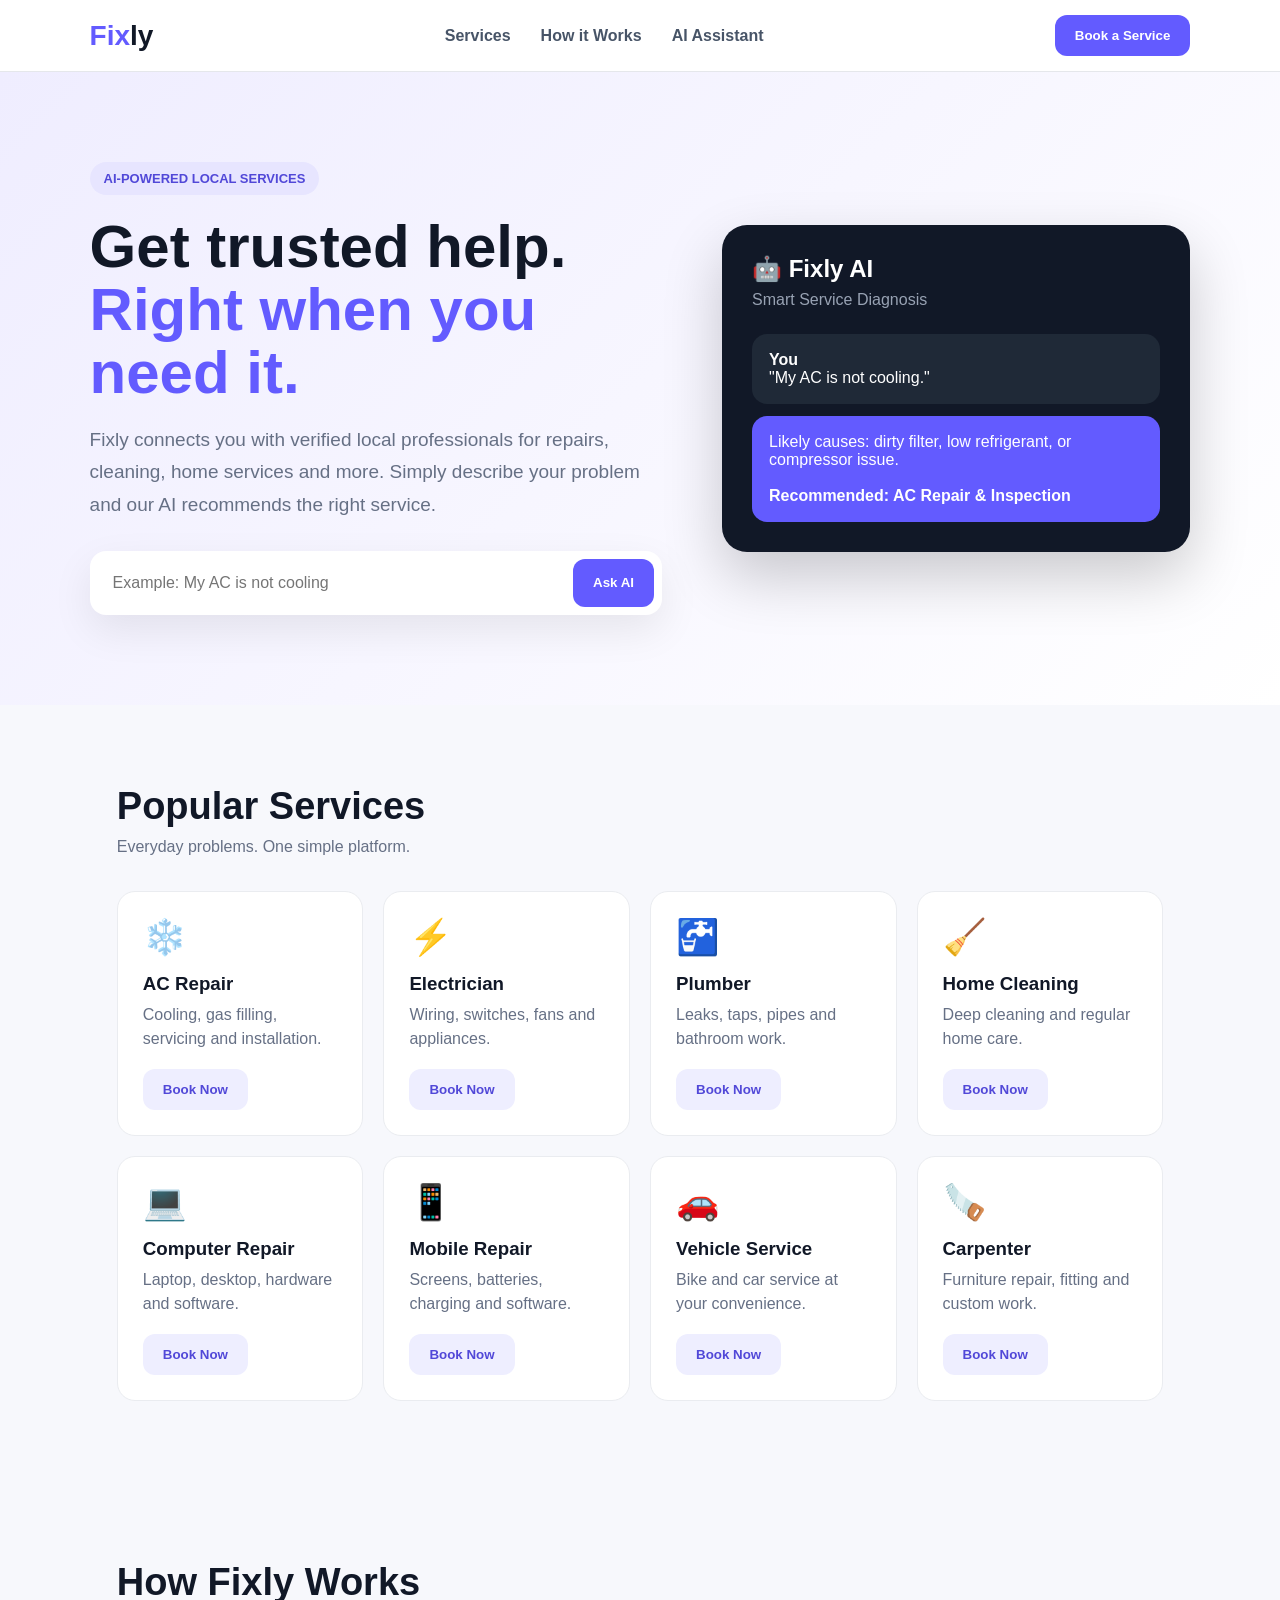
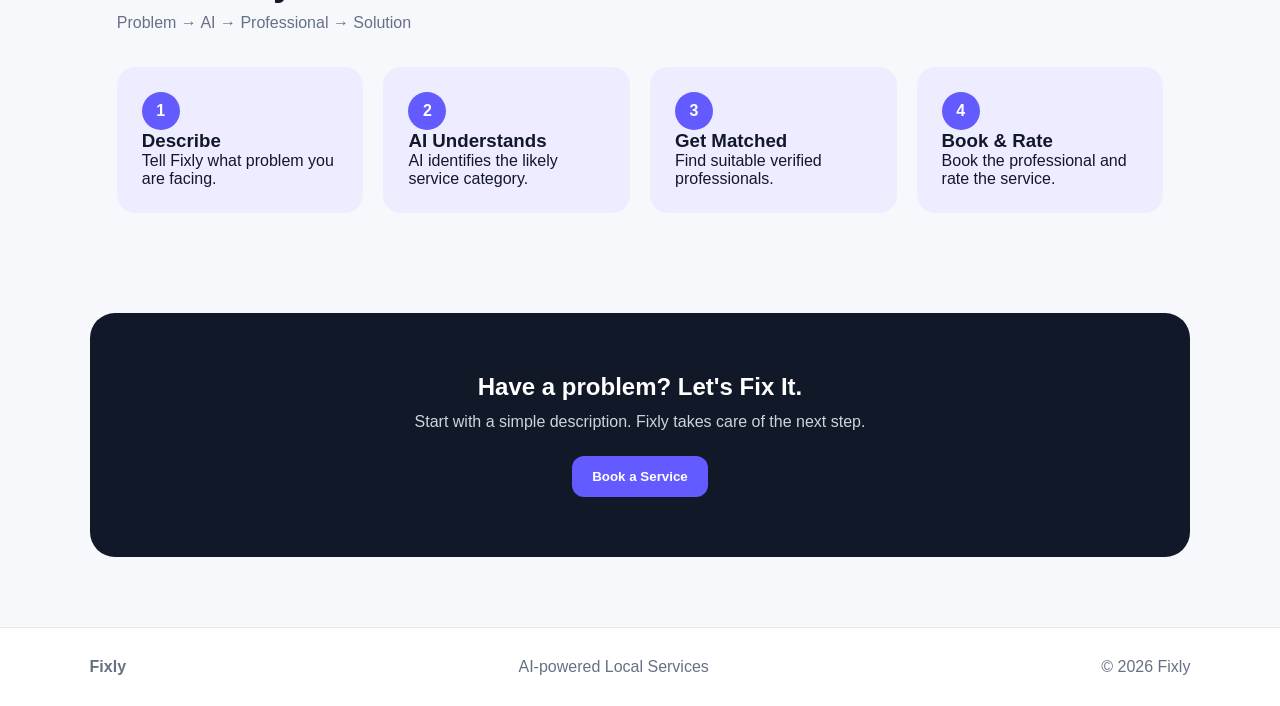
<file: index.html>
<!DOCTYPE html>
<html lang="en">
<head>
<meta charset="UTF-8">
<meta name="viewport" content="width=device-width, initial-scale=1.0">

<title>Fixly — Smart Local Services</title>

<style>
*{
    margin:0;
    padding:0;
    box-sizing:border-box;
}

body{
    font-family:Arial,Helvetica,sans-serif;
    background:#f7f8fc;
    color:#111827;
}

nav{
    height:72px;
    background:white;
    display:flex;
    align-items:center;
    justify-content:space-between;
    padding:0 7%;
    border-bottom:1px solid #e5e7eb;
    position:sticky;
    top:0;
    z-index:100;
}

.logo{
    font-size:28px;
    font-weight:800;
    color:#635bff;
}

.logo span{
    color:#111827;
}

.nav-links{
    display:flex;
    gap:30px;
}

.nav-links a{
    text-decoration:none;
    color:#475467;
    font-weight:600;
}

button{
    border:none;
    cursor:pointer;
}

.btn{
    padding:13px 20px;
    border-radius:12px;
    font-weight:700;
}

.primary{
    background:#635bff;
    color:white;
}

.secondary{
    background:#eeeeff;
    color:#5148d8;
}

/* HERO */

.hero{
    padding:90px 7%;
    background:linear-gradient(135deg,#efedff,#ffffff);
}

.hero-container{
    max-width:1200px;
    margin:auto;
    display:grid;
    grid-template-columns:1.1fr .9fr;
    gap:60px;
    align-items:center;
}

.badge{
    display:inline-block;
    background:#e7e5ff;
    color:#5148d8;
    padding:9px 14px;
    border-radius:30px;
    font-size:13px;
    font-weight:bold;
}

.hero h1{
    font-size:60px;
    line-height:1.05;
    margin:20px 0;
}

.hero h1 span{
    color:#635bff;
}

.hero p{
    font-size:19px;
    line-height:1.7;
    color:#667085;
}

.search-box{
    background:white;
    display:flex;
    padding:8px;
    border-radius:16px;
    margin-top:30px;
    box-shadow:0 15px 40px rgba(0,0,0,.08);
}

.search-box input{
    flex:1;
    border:none;
    outline:none;
    padding:15px;
    font-size:16px;
}

/* AI */

.ai-card{
    background:#111827;
    color:white;
    padding:30px;
    border-radius:25px;
    box-shadow:0 25px 60px rgba(0,0,0,.2);
}

.ai-card h2{
    margin-bottom:8px;
}

.ai-subtitle{
    color:#98a2b3;
}

.chat{
    background:#1f2937;
    padding:17px;
    border-radius:15px;
    margin-top:25px;
}

.ai-answer{
    background:#635bff;
    padding:17px;
    border-radius:15px;
    margin-top:12px;
}

/* SECTION */

section{
    max-width:1200px;
    margin:auto;
    padding:80px 6%;
}

.section-title{
    font-size:38px;
    margin-bottom:10px;
}

.section-subtitle{
    color:#667085;
}

/* SERVICES */

.services{
    display:grid;
    grid-template-columns:repeat(4,1fr);
    gap:20px;
    margin-top:35px;
}

.service-card{
    background:white;
    padding:25px;
    border:1px solid #eaecf0;
    border-radius:18px;
    transition:.2s;
}

.service-card:hover{
    transform:translateY(-5px);
    box-shadow:0 15px 35px rgba(0,0,0,.08);
}

.service-icon{
    font-size:35px;
}

.service-card h3{
    margin:15px 0 8px;
}

.service-card p{
    color:#667085;
    line-height:1.5;
    margin-bottom:18px;
}

/* HOW IT WORKS */

.steps{
    display:grid;
    grid-template-columns:repeat(4,1fr);
    gap:20px;
    margin-top:35px;
}

.step{
    background:#eeedff;
    padding:25px;
    border-radius:18px;
}

.number{
    width:38px;
    height:38px;
    display:grid;
    place-items:center;
    border-radius:50%;
    background:#635bff;
    color:white;
    font-weight:bold;
}

/* CTA */

.cta{
    margin:20px 7% 70px;
    background:#111827;
    color:white;
    border-radius:25px;
    padding:60px 30px;
    text-align:center;
}

.cta p{
    margin:12px 0 25px;
    color:#cbd5e1;
}

/* FOOTER */

footer{
    background:white;
    border-top:1px solid #e5e7eb;
    padding:30px 7%;
    display:flex;
    justify-content:space-between;
    color:#667085;
}

/* MODAL */

.modal{
    display:none;
    position:fixed;
    inset:0;
    background:rgba(0,0,0,.65);
    z-index:500;
    align-items:center;
    justify-content:center;
    padding:20px;
}

.modal-box{
    background:white;
    width:100%;
    max-width:520px;
    border-radius:22px;
    padding:30px;
}

.close{
    float:right;
    font-size:25px;
    cursor:pointer;
}

.modal-box input,
.modal-box select,
.modal-box textarea{
    width:100%;
    padding:13px;
    margin:8px 0 16px;
    border:1px solid #d0d5dd;
    border-radius:10px;
}

.success{
    display:none;
    color:#067647;
    font-weight:bold;
    margin-top:15px;
}

/* MOBILE */

@media(max-width:850px){

    .nav-links{
        display:none;
    }

    .hero-container{
        grid-template-columns:1fr;
    }

    .hero h1{
        font-size:43px;
    }

    .services,
    .steps{
        grid-template-columns:1fr;
    }

    footer{
        flex-direction:column;
        gap:10px;
    }
}
</style>
</head>


<body>

<!-- NAVBAR -->

<nav>

<div class="logo">
Fix<span>ly</span>
</div>

<div class="nav-links">
<a href="#services">Services</a>
<a href="#how">How it Works</a>
<a href="#ai">AI Assistant</a>
</div>

<button class="btn primary" onclick="openBooking()">
Book a Service
</button>

</nav>


<!-- HERO -->

<div class="hero">

<div class="hero-container">

<div>

<span class="badge">
AI-POWERED LOCAL SERVICES
</span>

<h1>
Get trusted help.
<br>
<span>Right when you need it.</span>
</h1>

<p>
Fixly connects you with verified local professionals
for repairs, cleaning, home services and more.
Simply describe your problem and our AI recommends
the right service.
</p>

<div class="search-box">

<input
id="userQuestion"
placeholder="Example: My AC is not cooling"
/>

<button class="btn primary" onclick="askAI()">
Ask AI
</button>

</div>

</div>


<!-- AI CARD -->

<div class="ai-card" id="ai">

<h2>🤖 Fixly AI</h2>

<div class="ai-subtitle">
Smart Service Diagnosis
</div>

<div class="chat">

<strong>You</strong>

<br>

<span id="question">
"My AC is not cooling."
</span>

</div>

<div class="ai-answer" id="answer">

Likely causes:
dirty filter, low refrigerant,
or compressor issue.

<br><br>

<strong>
Recommended: AC Repair & Inspection
</strong>

</div>

</div>

</div>

</div>


<!-- SERVICES -->

<section id="services">

<h2 class="section-title">
Popular Services
</h2>

<p class="section-subtitle">
Everyday problems. One simple platform.
</p>


<div class="services">


<div class="service-card">

<div class="service-icon">❄️</div>

<h3>AC Repair</h3>

<p>
Cooling, gas filling,
servicing and installation.
</p>

<button
class="btn secondary"
onclick="bookService('AC Repair')">
Book Now
</button>

</div>


<div class="service-card">

<div class="service-icon">⚡</div>

<h3>Electrician</h3>

<p>
Wiring, switches,
fans and appliances.
</p>

<button
class="btn secondary"
onclick="bookService('Electrician')">
Book Now
</button>

</div>


<div class="service-card">

<div class="service-icon">🚰</div>

<h3>Plumber</h3>

<p>
Leaks, taps, pipes
and bathroom work.
</p>

<button
class="btn secondary"
onclick="bookService('Plumber')">
Book Now
</button>

</div>


<div class="service-card">

<div class="service-icon">🧹</div>

<h3>Home Cleaning</h3>

<p>
Deep cleaning and
regular home care.
</p>

<button
class="btn secondary"
onclick="bookService('Home Cleaning')">
Book Now
</button>

</div>


<div class="service-card">

<div class="service-icon">💻</div>

<h3>Computer Repair</h3>

<p>
Laptop, desktop,
hardware and software.
</p>

<button
class="btn secondary"
onclick="bookService('Computer Repair')">
Book Now
</button>

</div>


<div class="service-card">

<div class="service-icon">📱</div>

<h3>Mobile Repair</h3>

<p>
Screens, batteries,
charging and software.
</p>

<button
class="btn secondary"
onclick="bookService('Mobile Repair')">
Book Now
</button>

</div>


<div class="service-card">

<div class="service-icon">🚗</div>

<h3>Vehicle Service</h3>

<p>
Bike and car service
at your convenience.
</p>

<button
class="btn secondary"
onclick="bookService('Vehicle Service')">
Book Now
</button>

</div>


<div class="service-card">

<div class="service-icon">🪚</div>

<h3>Carpenter</h3>

<p>
Furniture repair,
fitting and custom work.
</p>

<button
class="btn secondary"
onclick="bookService('Carpenter')">
Book Now
</button>

</div>

</div>

</section>


<!-- HOW IT WORKS -->

<section id="how">

<h2 class="section-title">
How Fixly Works
</h2>

<p class="section-subtitle">
Problem → AI → Professional → Solution
</p>


<div class="steps">

<div class="step">

<div class="number">1</div>

<h3>Describe</h3>

<p>
Tell Fixly what problem you are facing.
</p>

</div>


<div class="step">

<div class="number">2</div>

<h3>AI Understands</h3>

<p>
AI identifies the likely service category.
</p>

</div>


<div class="step">

<div class="number">3</div>

<h3>Get Matched</h3>

<p>
Find suitable verified professionals.
</p>

</div>


<div class="step">

<div class="number">4</div>

<h3>Book & Rate</h3>

<p>
Book the professional and rate the service.
</p>

</div>

</div>

</section>


<!-- CTA -->

<div class="cta">

<h2>
Have a problem?
Let's Fix It.
</h2>

<p>
Start with a simple description.
Fixly takes care of the next step.
</p>

<button
class="btn primary"
onclick="openBooking()">

Book a Service

</button>

</div>


<!-- FOOTER -->

<footer>

<strong>Fixly</strong>

<span>
AI-powered Local Services
</span>

<span>
© 2026 Fixly
</span>

</footer>


<!-- BOOKING MODAL -->

<div class="modal" id="bookingModal">

<div class="modal-box">

<span
class="close"
onclick="closeBooking()">
×
</span>

<h2>
Book a Service
</h2>

<br>

<label>Service</label>

<select id="service">

<option>AC Repair</option>
<option>Electrician</option>
<option>Plumber</option>
<option>Home Cleaning</option>
<option>Computer Repair</option>
<option>Mobile Repair</option>
<option>Vehicle Service</option>
<option>Carpenter</option>

</select>


<label>Name</label>

<input
id="name"
placeholder="Your name"
/>


<label>Phone</label>

<input
id="phone"
placeholder="Phone number"
/>


<label>Describe your problem</label>

<textarea
id="problem"
rows="4"
placeholder="Tell us what happened..."
></textarea>


<button
class="btn primary"
style="width:100%"
onclick="submitBooking()">

Request Booking

</button>


<div
class="success"
id="success">

✓ Booking request submitted successfully!

</div>

</div>

</div>


<script>

/* BOOKING */

function openBooking(){

document.getElementById("bookingModal")
.style.display="flex";

}

function closeBooking(){

document.getElementById("bookingModal")
.style.display="none";

}


function bookService(serviceName){

document.getElementById("service")
.value=serviceName;

openBooking();

}


/* AI */

function askAI(){

let input=
document.getElementById("userQuestion").value.trim();

if(!input){

input="I need help with a local service.";

}

document.getElementById("question")
.innerText='"'+input+'"';

let recommendation=
"Recommended: Local Service Professional";

if(/ac|air.?condition/i.test(input)){

recommendation=
"Recommended: AC Repair & Inspection";

}

else if(/electric|wire|switch|fan/i.test(input)){

recommendation=
"Recommended: Electrician";

}

else if(/water|tap|pipe|leak/i.test(input)){

recommendation=
"Recommended: Plumber";

}

else if(/clean/i.test(input)){

recommendation=
"Recommended: Home Cleaning";

}

else if(/laptop|computer|pc/i.test(input)){

recommendation=
"Recommended: Computer Repair";

}

else if(/mobile|phone|screen/i.test(input)){

recommendation=
"Recommended: Mobile Repair";

}


document.getElementById("answer").innerHTML=

recommendation+
"<br><br><strong>Next step:</strong> Book a verified professional.";

}


/* SAVE BOOKING */

function submitBooking(){

let booking={

service:
document.getElementById("service").value,

name:
document.getElementById("name").value,

phone:
document.getElementById("phone").value,

problem:
document.getElementById("problem").value,

date:
new Date().toLocaleString()

};


localStorage.setItem(
"fixly_booking",
JSON.stringify(booking)
);


document.getElementById("success")
.style.display="block";

}

</script>

</body>
</html>
</file>
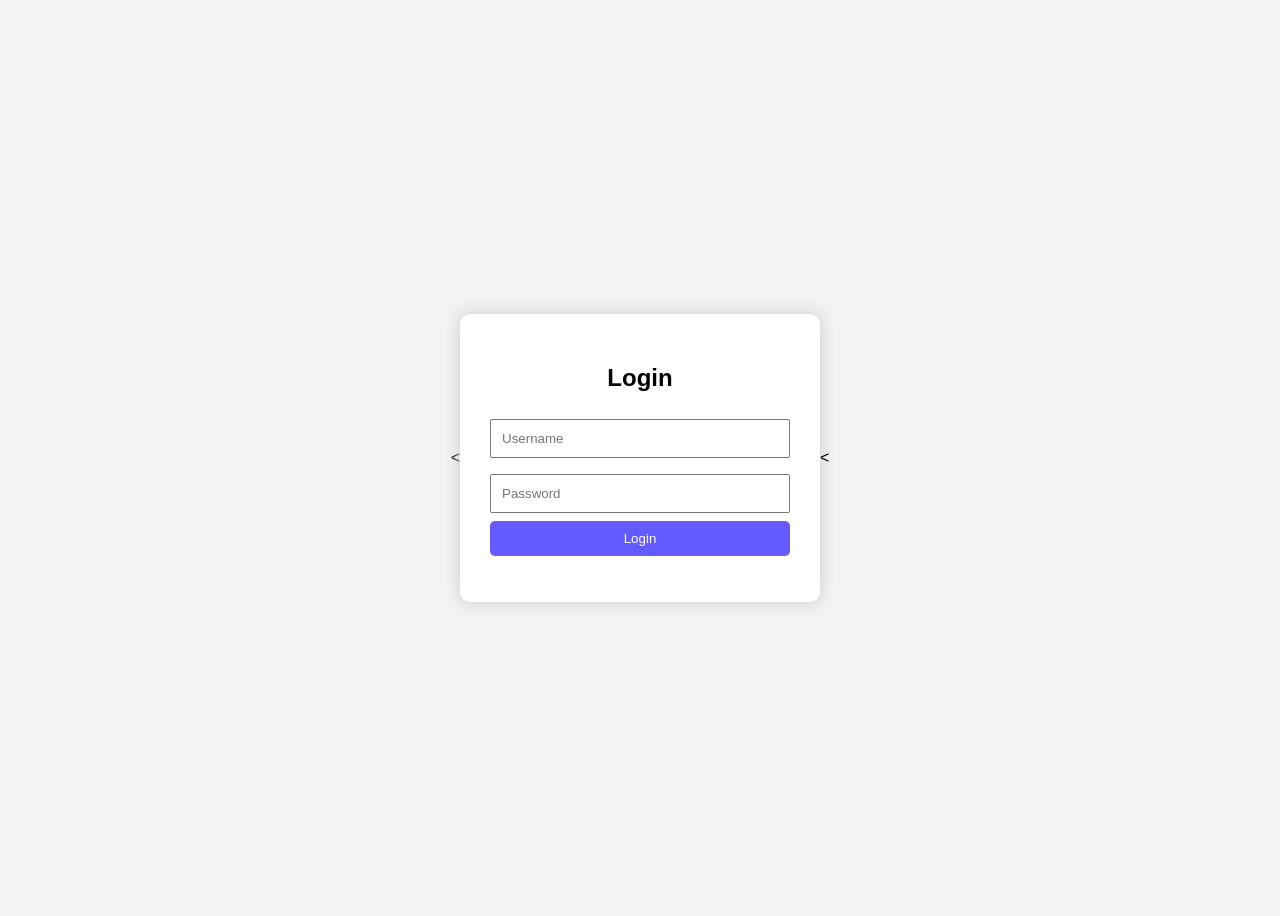
<file: index2.html>
<<!DOCTYPE html>
<html lang="en">
<head>
    <meta charset="UTF-8">
    <meta name="viewport" content="width=device-width, initial-scale=1.0">
    <title>Login</title>

    <style>
        body {
            font-family: Arial, sans-serif;
            background: #f2f2f2;
            display: flex;
            justify-content: center;
            align-items: center;
            height: 100vh;
        }

        .login-box {
            background: white;
            padding: 30px;
            width: 300px;
            border-radius: 10px;
            box-shadow: 0 0 15px #ccc;
        }

        h2 {
            text-align: center;
        }

        input {
            width: 100%;
            padding: 10px;
            margin: 10px 0;
            box-sizing: border-box;
        }

        button {
            width: 100%;
            padding: 10px;
            background: #635bff;
            color: white;
            border: none;
            border-radius: 5px;
            cursor: pointer;
        }

        #message {
            text-align: center;
            margin-top: 15px;
        }
    </style>
</head>

<body>

    <div class="login-box">
        <h2>Login</h2>

        <input type="text" id="username" placeholder="Username">

        <input type="password" id="password" placeholder="Password">

        <button onclick="login()">Login</button>

        <p id="message"></p>
    </div>

    <script>
        function login() {

            let username = document.getElementById("username").value;
            let password = document.getElementById("password").value;

            // Demo username and password
            if (username === "admin" && password === "12345") {
                document.getElementById("message").innerHTML =
                    "Login Successful!";
            } else {
                document.getElementById("message").innerHTML =
                    "Wrong Username or Password!";
            }
        }
    </script>
    <!DOCTYPE html>
<html lang="en">
<head>
    <meta charset="UTF-8">
    <meta name="viewport" content="width=device-width, initial-scale=1.0">
    <title>Login Form</title>

    <style>
        body {
            font-family: Arial, sans-serif;
            background: #f2f2f2;
            display: flex;
            justify-content: center;
            align-items: center;
            height: 100vh;
        }

        .login-box {
            background: white;
            padding: 30px;
            width: 300px;
            border-radius: 10px;
            box-shadow: 0 0 15px #ccc;
        }

        h2 {
            text-align: center;
        }

        input {
            width: 100%;
            padding: 10px;
            margin: 8px 0;
            box-sizing: border-box;
        }

        button {
            width: 100%;
            padding: 10px;
            background: #635bff;
            color: white;
            border: none;
            border-radius: 5px;
            cursor: pointer;
        }

        #message {
            text-align: center;
            margin-top: 15px;
        }
    </style>
</head>

<body>

    

    <
</file>
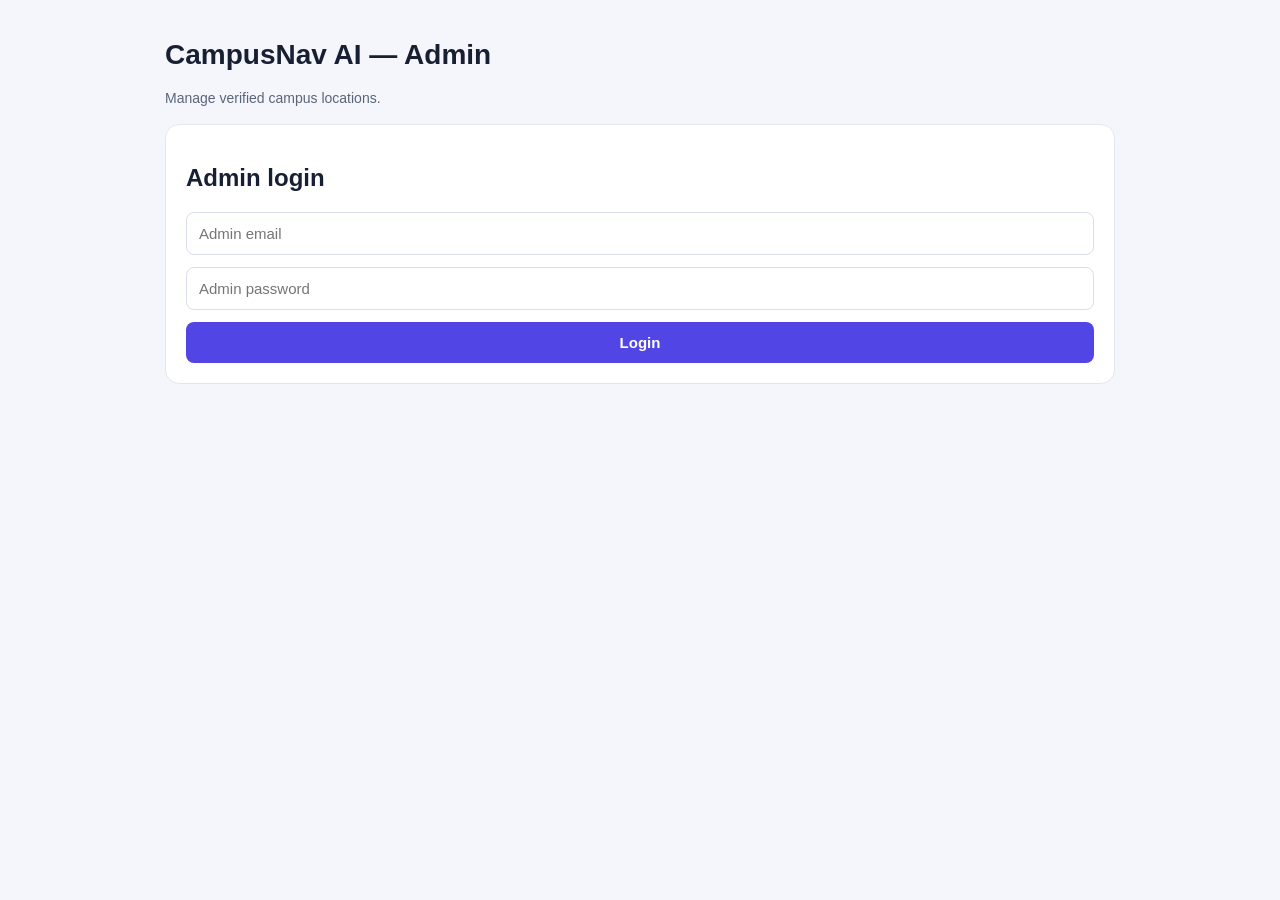
<file: campusnav-mvp/admin.html>
<!DOCTYPE html>
<html lang="en">
<head>
  <meta charset="UTF-8">
  <meta name="viewport" content="width=device-width, initial-scale=1">
  <title>CampusNav AI — Admin</title>
  <style>
    * { box-sizing: border-box; }
    body {
      margin: 0;
      padding: 20px;
      background: #f5f6fb;
      color: #172033;
      font-family: Arial, sans-serif;
    }
    main { max-width: 950px; margin: auto; }
    h1 { font-size: 28px; }
    .panel {
      background: white;
      padding: 20px;
      margin: 18px 0;
      border: 1px solid #e2e6ef;
      border-radius: 14px;
    }
    form { display: grid; gap: 12px; }
    input, select, textarea, button {
      width: 100%;
      padding: 12px;
      font-size: 15px;
      border: 1px solid #d9deea;
      border-radius: 8px;
    }
    textarea { min-height: 80px; resize: vertical; }
    button {
      cursor: pointer;
      background: #5145e5;
      color: white;
      border: 0;
      font-weight: bold;
    }
    button.secondary { background: #e9eaf2; color: #172033; }
    button.danger { background: #b42318; }
    .row { display: grid; grid-template-columns: 1fr 1fr; gap: 12px; }
    .actions { display: flex; flex-wrap: wrap; gap: 8px; margin-top: 10px; }
    .actions button { width: auto; }
    .location { border-top: 1px solid #e2e6ef; padding: 14px 0; }
    .status { color: #596579; font-size: 14px; }
    .check { display: flex; align-items: center; gap: 10px; }
    .check input { width: auto; }
    .check label { font-size: 14px; }
    [hidden] { display: none !important; }
    @media (max-width: 600px) {
      body { padding: 12px; }
      .row { grid-template-columns: 1fr; }
    }
  </style>
</head>
<body>
<main>
  <h1>CampusNav AI — Admin</h1>
  <p class="status">Manage verified campus locations.</p>

  <section class="panel" id="loginPanel">
    <h2>Admin login</h2>
    <form id="loginForm">
      <input id="email" type="email" placeholder="Admin email" required>
      <input id="password" type="password" placeholder="Admin password" required>
      <button type="submit">Login</button>
    </form>
  </section>

  <section id="dashboard" hidden>
    <div class="panel">
      <div class="actions">
        <button type="button" id="newButton">Add new location</button>
        <button type="button" class="secondary" id="logoutButton">Logout</button>
      </div>
      <p id="message" class="status" aria-live="polite"></p>
    </div>

    <div class="panel" id="editor" hidden>
      <h2 id="formTitle">Add location</h2>
      <form id="locationForm">
        <input id="locationName" placeholder="Location name" required maxlength="100">

        <select id="category" required>
          <option value="academic">Academic</option>
          <option value="office">Office</option>
          <option value="facilities">Facilities</option>
        </select>

        <input id="building" placeholder="Verified building name">
        <input id="floor" placeholder="Verified floor or room">
        <textarea id="description" placeholder="Description based on verified information"></textarea>

        <div class="row">
          <input id="lat" type="number" step="any" min="-90" max="90" placeholder="Verified latitude">
          <input id="lng" type="number" step="any" min="-180" max="180" placeholder="Verified longitude">
        </div>

        <div class="check">
          <input id="verified" type="checkbox">
          <label for="verified">Verified and ready to publish</label>
        </div>

        <p class="status">
          Only mark verified after checking the information.
          Publishing requires coordinates.
        </p>

        <button type="submit">Save location</button>
        <button type="button" class="secondary" id="cancelButton">Cancel</button>
      </form>
    </div>

    <div class="panel">
      <h2>Locations</h2>
      <div id="locations"></div>
    </div>
  </section>
</main>

<script>
  let token = "";
  let editingId = null;

  const $ = id => document.getElementById(id);
  const loginPanel = $("loginPanel");
  const dashboard = $("dashboard");
  const editor = $("editor");
  const message = $("message");

  function showMessage(text) {
    message.textContent = text;
  }

  async function api(url, options = {}) {
    const response = await fetch(url, {
      ...options,
      headers: {
        "Content-Type": "application/json",
        ...(token ? { Authorization: "Bearer " + token } : {}),
        ...(options.headers || {})
      }
    });

    const data = await response.json().catch(() => ({}));

    if (!response.ok) {
      throw new Error(data.error || "Request failed");
    }

    return data;
  }

  $("loginForm").addEventListener("submit", async event => {
    event.preventDefault();

    try {
      const result = await api("/api/admin/login", {
        method: "POST",
        body: JSON.stringify({
          email: $("email").value,
          password: $("password").value
        })
      });

      token = result.token;
      loginPanel.hidden = true;
      dashboard.hidden = false;
      $("password").value = "";
      await loadLocations();
      showMessage("Login successful");
    } catch (error) {
      alert(error.message);
    }
  });

  function resetForm() {
    editingId = null;
    $("locationForm").reset();
    $("formTitle").textContent = "Add location";
    editor.hidden = true;
  }

  $("newButton").addEventListener("click", () => {
    resetForm();
    editor.hidden = false;
    $("formTitle").textContent = "Add location";
  });

  $("cancelButton").addEventListener("click", resetForm);

  $("logoutButton").addEventListener("click", () => {
    token = "";
    dashboard.hidden = true;
    loginPanel.hidden = false;
    resetForm();
    $("locations").replaceChildren();
    showMessage("Logged out");
  });

  $("locationForm").addEventListener("submit", async event => {
    event.preventDefault();

    const latText = $("lat").value.trim();
    const lngText = $("lng").value.trim();

    const location = {
      name: $("locationName").value.trim(),
      category: $("category").value,
      building: $("building").value.trim(),
      floor: $("floor").value.trim(),
      description: $("description").value.trim(),
      lat: latText === "" ? null : Number(latText),
      lng: lngText === "" ? null : Number(lngText),
      verified: $("verified").checked
    };

    try {
      await api(
        editingId
          ? "/api/admin/locations/" + editingId
          : "/api/admin/locations",
        {
          method: editingId ? "PUT" : "POST",
          body: JSON.stringify(location)
        }
      );

      resetForm();
      showMessage("Location saved successfully");
      await loadLocations();
    } catch (error) {
      alert(error.message);
    }
  });

  async function loadLocations() {
    try {
      const locations = await api("/api/admin/locations");
      const container = $("locations");
      container.replaceChildren();

      if (locations.length === 0) {
        const empty = document.createElement("p");
        empty.textContent = "No locations added yet.";
        container.appendChild(empty);
        return;
      }

      locations.forEach(location => {
        const item = document.createElement("div");
        item.className = "location";

        const title = document.createElement("strong");
        title.textContent = location.name;

        const details = document.createElement("p");
        details.className = "status";
        details.textContent =
          `${location.category} · ${location.building || "Building not set"} · ` +
          (location.verified ? "Verified" : "Draft / unverified");

        const actions = document.createElement("div");
        actions.className = "actions";

        const edit = document.createElement("button");
        edit.textContent = "Edit";
        edit.addEventListener("click", () => editLocation(location));

        const remove = document.createElement("button");
        remove.textContent = "Delete";
        remove.className = "danger";
        remove.addEventListener("click", () => deleteLocation(location._id));

        actions.append(edit, remove);
        item.append(title, details, actions);
        container.appendChild(item);
      });
    } catch (error) {
      showMessage(error.message + ". Please log in again if your session expired.");
    }
  }

  function editLocation(location) {
    editingId = location._id;
    $("locationName").value = location.name;
    $("category").value = location.category;
    $("building").value = location.building || "";
    $("floor").value = location.floor || "";
    $("description").value = location.description || "";
    $("lat").value = location.lat ?? "";
    $("lng").value = location.lng ?? "";
    $("verified").checked = location.verified;
    $("formTitle").textContent = "Edit location";
    editor.hidden = false;
    editor.scrollIntoView({ behavior: "smooth" });
  }

  async function deleteLocation(id) {
    if (!confirm("Delete this location permanently?")) return;

    try {
      await api("/api/admin/locations/" + id, { method: "DELETE" });
      showMessage("Location deleted");
      await loadLocations();
    } catch (error) {
      alert(error.message);
    }
  }
</script>
</body>
</html>
</file>
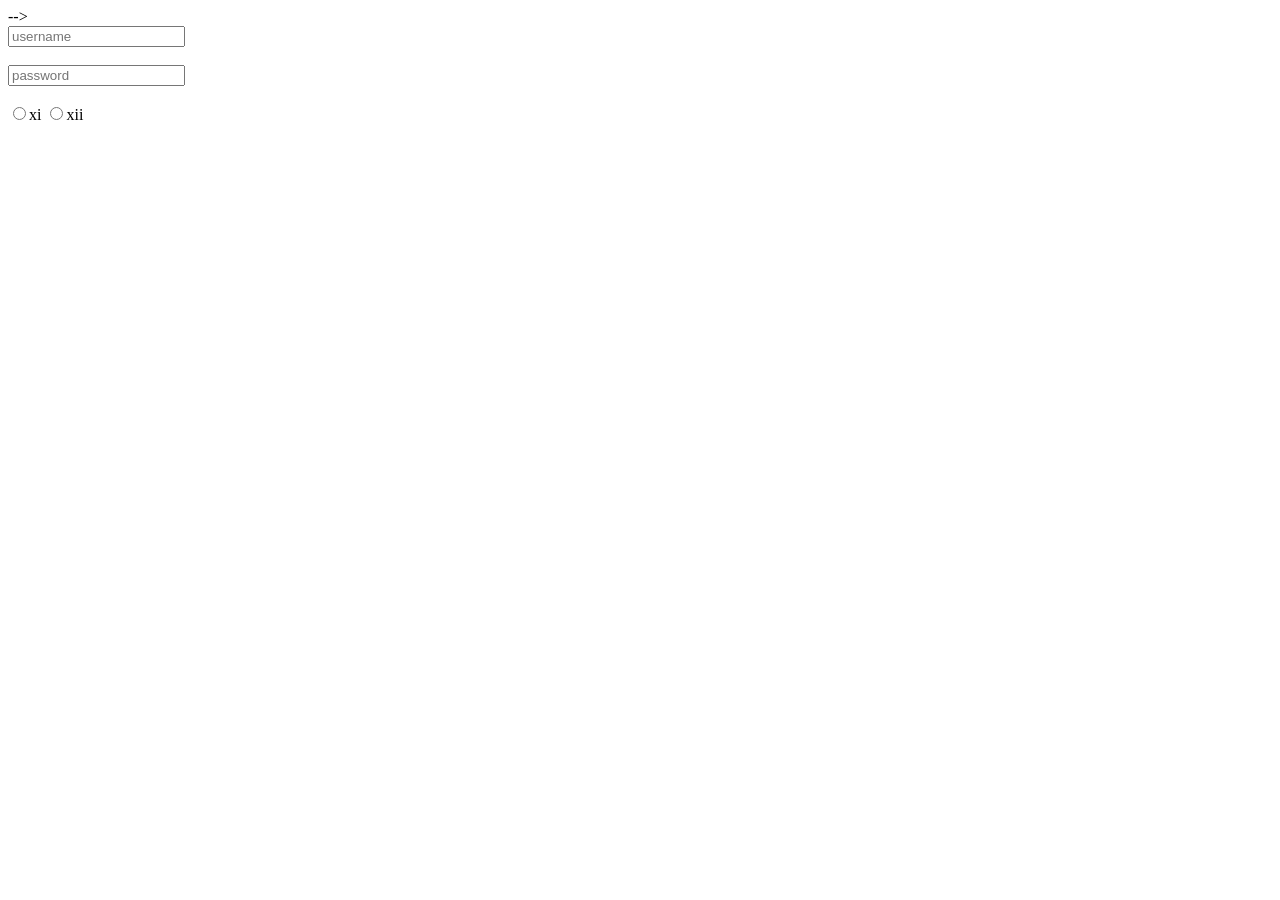
<file: portfolio.html/project3.html>
<!-- <!DOCTYPE html>
<html lang="en">
<head>
    <meta charset="UTF-8">
    <meta name="viewport" content="width=device-width, initial-scale=1.0">
    <title>Document</title>
</head>

<body>
    bles</h1>
        <ul>
            <li>potato</li>
            <ul>
                <li>colou<main>
    <ul>
        <h1>frutes</h1>
        </pre>
        <li>apple</li>
        
            
        </li>
        
        <li>banana</li>
        <li>grapes</li>
    </ul>
    <ul>
        <li>colour:red</li>
        <li>box:white</li>
    </ul>

    <ul>
        <li>
            mango
        </li>
        <li>colour:yellow</li>
        <li>box:green</li> -->
    <!-- </ul>
    <main>
        <h1>vegetar :brown</li>
                <li>box :green</li>
            </ul>
            <li>tomato</li>
            <ul>
                <li>colour:red</li>
                <li>box:yellow</li>
            </ul>
            <li>onion</li>
            <ul>
                <li>colour;white</li>
                <li>box:blue</li>
            </ul>
        </ul>
    </main> -->
    <!-- <main
    <h1>vegetables</h1>
        <ol>
            <li>potato</li>
            <ol> -->
                <!-- <li>colour :brown</li>
                <li>box :green</li>
            </ol>
            <li>tomato</li>
            <ol>
                <li>colour:red</li>
                <li>box:yellow</li>
            </ol>
            <li>onion</li>
            <ol>
                <li>colour;white</li>
                <li>box:blue</li>
            </ol>
        </ol>   --> -->
     <!-- <table>
        <caption>
            <h1>
                Students Information
            </h1>

        </caption>
            
        <tr>
            <th>name</th>
            <th>roll no</th>
            <th>mobile NO.</th>
        </tr>
        <tr>
            <td>AVESH</td>
            <td>4784</td>
            <td>8318064270</td>
        </tr>
        <tr>
            <td>utkash</td>
            <td>4785</td>
            <td>7024697176</td>
        </tr>
        <tr>
            <td>shubham</td>
            <td>4786</td>
            <td>9876543210</td>
        </tr> -->


        <form action="/action.php">
            <input type="text" placeholder="username">
            <br>
            <br>
            <input type="password" placeholder="password">
            <br>
            <br>

            
            <input type="radio"value="classxi"name="class">xi
            <input type="radio"value="classxii"name="class">xii

            

        </form>
</body>
</html>
</file>
